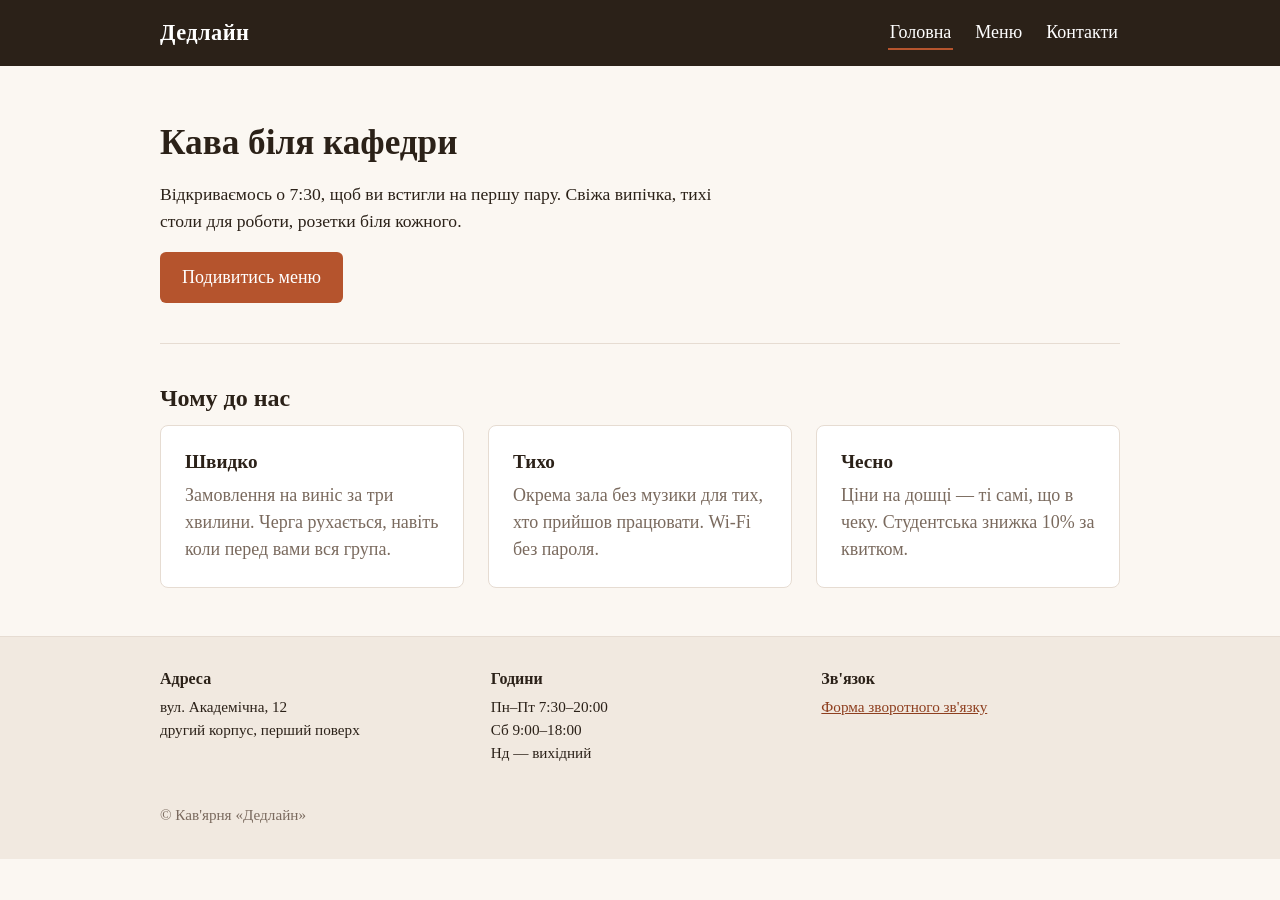
<file: index.html>
<!doctype html>
<html lang="uk">
<head>
  <meta charset="utf-8">
  <meta name="viewport" content="width=device-width, initial-scale=1">
  <title>Кав'ярня «Дедлайн» — головна</title>
  <link rel="stylesheet" href="style.css">
</head>
<body>
  <header class="site-header">
    <div class="header-inner">
      <a class="logo" href="index.html">Дедлайн</a>
      <nav class="nav" aria-label="Головна навігація">
        <ul>
          <li><a href="index.html" aria-current="page">Головна</a></li>
          <li><a href="menu.html">Меню</a></li>
          <li><a href="contacts.html">Контакти</a></li>
        </ul>
      </nav>
    </div>
  </header>

  <main>
    <section class="hero">
      <h1>Кава біля кафедри</h1>
      <p>Відкриваємось о 7:30, щоб ви встигли на першу пару. Свіжа випічка, тихі столи для роботи, розетки біля кожного.</p>
      <a class="btn" href="menu.html">Подивитись меню</a>
    </section>

    <section class="features" aria-labelledby="why">
      <h2 id="why">Чому до нас</h2>
      <div class="cards">
        <article class="card">
          <h3>Швидко</h3>
          <p>Замовлення на виніс за три хвилини. Черга рухається, навіть коли перед вами вся група.</p>
        </article>
        <article class="card">
          <h3>Тихо</h3>
          <p>Окрема зала без музики для тих, хто прийшов працювати. Wi-Fi без пароля.</p>
        </article>
        <article class="card">
          <h3>Чесно</h3>
          <p>Ціни на дошці — ті самі, що в чеку. Студентська знижка 10% за квитком.</p>
        </article>
      </div>
    </section>
  </main>

  <footer class="site-footer">
    <div class="footer-cols">
      <div>
        <h2>Адреса</h2>
        <p>вул. Академічна, 12<br>другий корпус, перший поверх</p>
      </div>
      <div>
        <h2>Години</h2>
        <p>Пн–Пт 7:30–20:00<br>Сб 9:00–18:00<br>Нд — вихідний</p>
      </div>
      <div>
        <h2>Зв'язок</h2>
        <p><a href="contacts.html">Форма зворотного зв'язку</a></p>
      </div>
    </div>
    <p class="copy">© Кав'ярня «Дедлайн»</p>
  </footer>
</body>
</html>
</file>
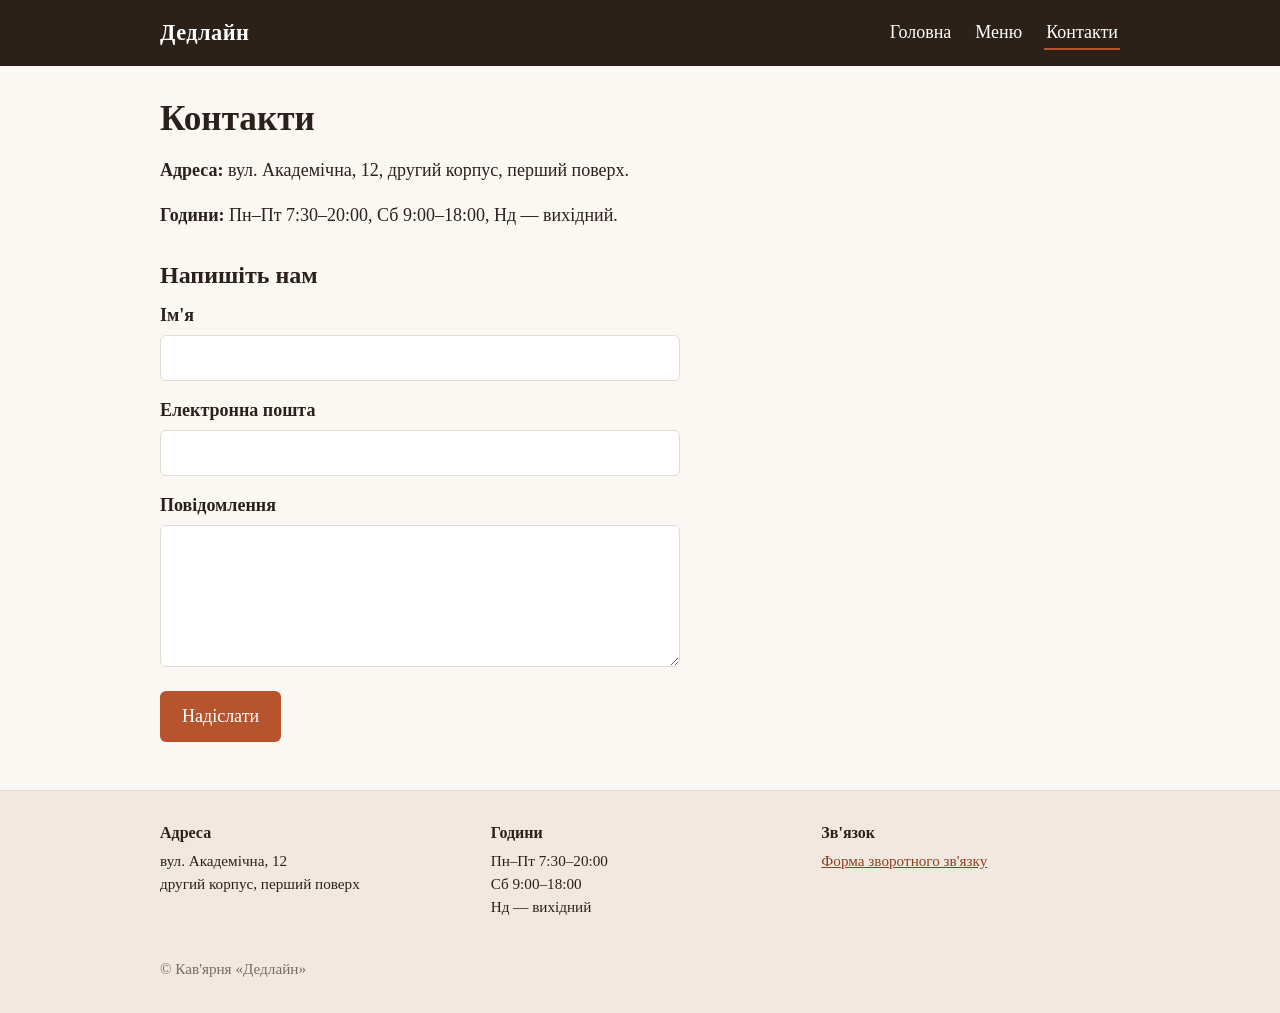
<file: contacts.html>
<!doctype html>
<html lang="uk">
<head>
  <meta charset="utf-8">
  <meta name="viewport" content="width=device-width, initial-scale=1">
  <title>Кав'ярня «Дедлайн» — контакти</title>
  <link rel="stylesheet" href="style.css">
</head>
<body>
  <header class="site-header">
    <div class="header-inner">
      <a class="logo" href="index.html">Дедлайн</a>
      <nav class="nav" aria-label="Головна навігація">
        <ul>
          <li><a href="index.html">Головна</a></li>
          <li><a href="menu.html">Меню</a></li>
          <li><a href="contacts.html" aria-current="page">Контакти</a></li>
        </ul>
      </nav>
    </div>
  </header>

  <main>
    <h1>Контакти</h1>
    <section class="contact-info">
      <p><strong>Адреса:</strong> вул. Академічна, 12, другий корпус, перший поверх.</p>
      <p><strong>Години:</strong> Пн–Пт 7:30–20:00, Сб 9:00–18:00, Нд — вихідний.</p>
    </section>

    <section class="contact-form" aria-labelledby="form-title">
      <h2 id="form-title">Напишіть нам</h2>
      <form action="#" method="post">
        <div class="field">
          <label for="name">Ім'я</label>
          <input id="name" name="name" type="text" required>
        </div>
        <div class="field">
          <label for="email">Електронна пошта</label>
          <input id="email" name="email" type="email" required>
        </div>
        <div class="field">
          <label for="message">Повідомлення</label>
          <textarea id="message" name="message" rows="5" required></textarea>
        </div>
        <button class="btn" type="submit">Надіслати</button>
      </form>
    </section>
  </main>

  <footer class="site-footer">
    <div class="footer-cols">
      <div>
        <h2>Адреса</h2>
        <p>вул. Академічна, 12<br>другий корпус, перший поверх</p>
      </div>
      <div>
        <h2>Години</h2>
        <p>Пн–Пт 7:30–20:00<br>Сб 9:00–18:00<br>Нд — вихідний</p>
      </div>
      <div>
        <h2>Зв'язок</h2>
        <p><a href="contacts.html">Форма зворотного зв'язку</a></p>
      </div>
    </div>
    <p class="copy">© Кав'ярня «Дедлайн»</p>
  </footer>
</body>
</html>
</file>
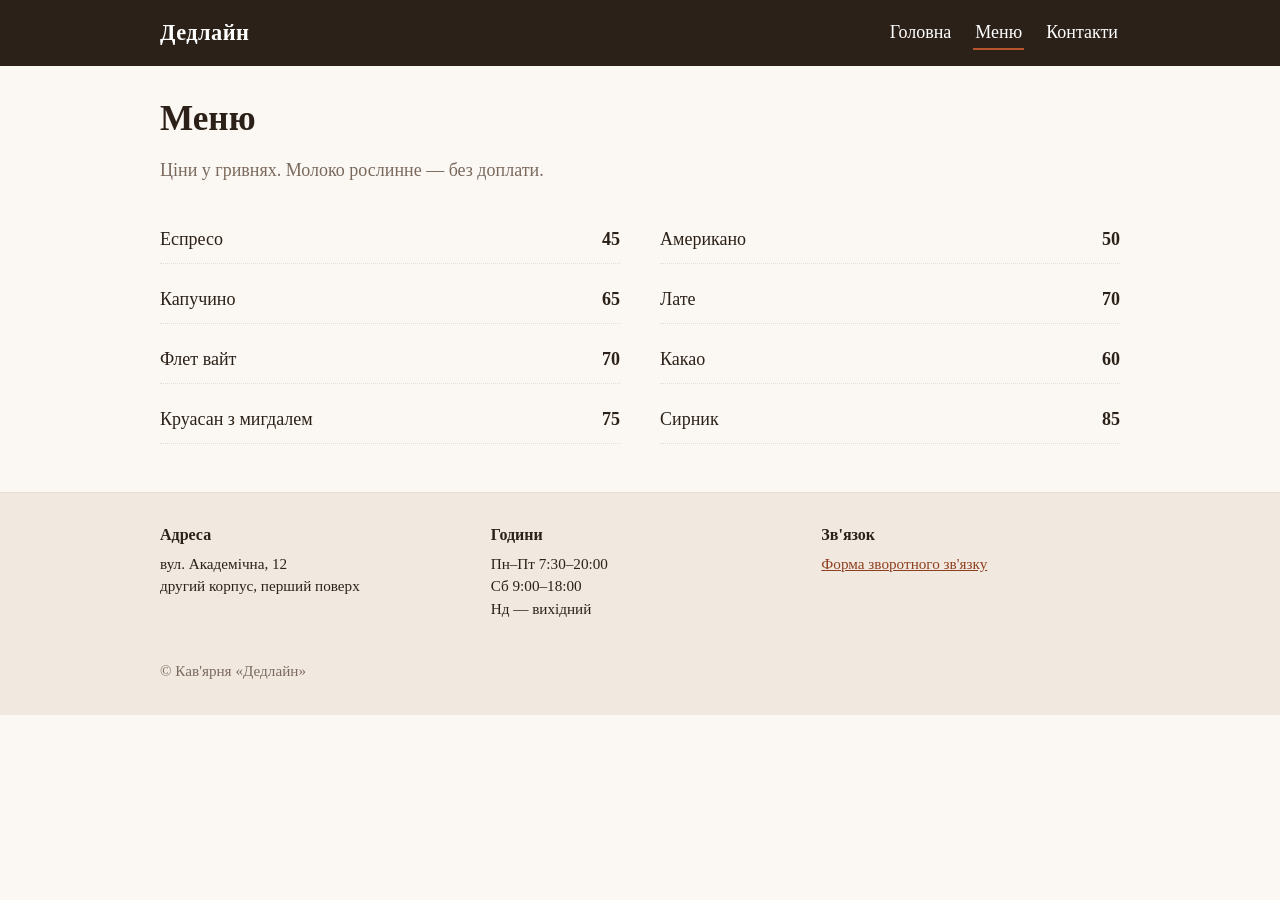
<file: menu.html>
<!doctype html>
<html lang="uk">
<head>
  <meta charset="utf-8">
  <meta name="viewport" content="width=device-width, initial-scale=1">
  <title>Кав'ярня «Дедлайн» — меню</title>
  <link rel="stylesheet" href="style.css">
</head>
<body>
  <header class="site-header">
    <div class="header-inner">
      <a class="logo" href="index.html">Дедлайн</a>
      <nav class="nav" aria-label="Головна навігація">
        <ul>
          <li><a href="index.html">Головна</a></li>
          <li><a href="menu.html" aria-current="page">Меню</a></li>
          <li><a href="contacts.html">Контакти</a></li>
        </ul>
      </nav>
    </div>
  </header>

  <main>
    <h1>Меню</h1>
    <p class="lead">Ціни у гривнях. Молоко рослинне — без доплати.</p>

    <section class="menu-grid" aria-label="Позиції меню">
      <div class="item"><span class="name">Еспресо</span><span class="price">45</span></div>
      <div class="item"><span class="name">Американо</span><span class="price">50</span></div>
      <div class="item"><span class="name">Капучино</span><span class="price">65</span></div>
      <div class="item"><span class="name">Лате</span><span class="price">70</span></div>
      <div class="item"><span class="name">Флет вайт</span><span class="price">70</span></div>
      <div class="item"><span class="name">Какао</span><span class="price">60</span></div>
      <div class="item"><span class="name">Круасан з мигдалем</span><span class="price">75</span></div>
      <div class="item"><span class="name">Сирник</span><span class="price">85</span></div>
    </section>
  </main>

  <footer class="site-footer">
    <div class="footer-cols">
      <div>
        <h2>Адреса</h2>
        <p>вул. Академічна, 12<br>другий корпус, перший поверх</p>
      </div>
      <div>
        <h2>Години</h2>
        <p>Пн–Пт 7:30–20:00<br>Сб 9:00–18:00<br>Нд — вихідний</p>
      </div>
      <div>
        <h2>Зв'язок</h2>
        <p><a href="contacts.html">Форма зворотного зв'язку</a></p>
      </div>
    </div>
    <p class="copy">© Кав'ярня «Дедлайн»</p>
  </footer>
</body>
</html>
</file>
<file: style.css>
/* Кав'ярня «Дедлайн» — стилі */

:root {
  --ink: #2b2118;
  --paper: #fbf7f2;
  --accent: #b5542d;
  --accent-dark: #8e3f1f;
  --muted: #7a6a5e;
  --line: #e6dcd2;
  --header: #2b2118;
}

body {
  margin: 0;
  font-family: Georgia, "Times New Roman", serif;
  font-size: 18px;
  line-height: 1.5;
  color: var(--ink);
  background: var(--paper);
}

h1, h2, h3 {
  line-height: 1.2;
  margin: 0 0 0.5em;
}

h1 { font-size: 2.2rem; }
h2 { font-size: 1.5rem; }
h3 { font-size: 1.2rem; }

p { margin: 0 0 1em; }

a { color: var(--accent-dark); }

main {
  max-width: 960px;
  margin: 0 auto;
  padding: 32px 20px 48px;
}

/* ---------- Шапка ---------- */

.site-header {
  background: var(--header);
  color: #fff;
}

.header-inner {
  max-width: 960px;
  margin: 0 auto;
  padding: 16px 20px;
  display: flex;
  align-items: center;
  justify-content: space-between;
  gap: 24px;
}

.logo {
  font-size: 1.4rem;
  font-weight: bold;
  color: #fff;
  text-decoration: none;
  letter-spacing: 0.02em;
}

.nav ul {
  list-style: none;
  margin: 0;
  padding: 0;
  display: flex;
  gap: 20px;
}

.nav a {
  color: #fff;
  text-decoration: none;
  padding: 6px 2px;
  border-bottom: 2px solid transparent;
}

.nav a[aria-current="page"] {
  border-bottom-color: var(--accent);
}

/* ---------- Головна ---------- */

.hero {
  padding: 24px 0 40px;
  border-bottom: 1px solid var(--line);
  margin-bottom: 40px;
}

.hero p {
  max-width: 560px;
  font-size: 1.1rem;
}

.btn {
  display: inline-block;
  background: var(--accent);
  color: #fff;
  text-decoration: none;
  padding: 12px 22px;
  border: 0;
  border-radius: 6px;
  font: inherit;
  cursor: pointer;
}

.btn:hover { background: var(--accent-dark); }

.cards {
  display: flex;
  gap: 24px;
}

.card {
  box-sizing: border-box;
  width: 100%;
  padding: 24px;
  background: #fff;
  border: 1px solid var(--line);
  border-radius: 8px;
}

.card p { margin: 0; color: var(--muted); }

/* ---------- Меню ---------- */

.lead { color: var(--muted); margin-bottom: 32px; }

.menu-grid {
  display: grid;
  grid-template-columns: 1fr 1fr;
  gap: 12px 40px;
}

.item {
  display: flex;
  align-items: baseline;
  gap: 8px;
  padding: 10px 0;
  border-bottom: 1px dotted var(--line);
}

.item .name { flex: 1; }

.item .price {
  margin-left: auto;
  font-weight: bold;
  white-space: nowrap;
}

/* ---------- Контакти ---------- */

.contact-info { margin-bottom: 32px; }

.contact-form { max-width: 520px; }

.field { margin-bottom: 16px; }

.field label {
  display: block;
  margin-bottom: 6px;
  font-weight: bold;
}

.field input,
.field textarea {
  box-sizing: border-box;
  width: 100%;
  padding: 10px 12px;
  font: inherit;
  font-size: 16px;
  border: 1px solid var(--line);
  border-radius: 6px;
  background: #fff;
}

/* ---------- Підвал ---------- */

.site-footer {
  background: #f1e9e0;
  border-top: 1px solid var(--line);
  padding: 32px 20px;
  font-size: 0.95rem;
}

.footer-cols {
  max-width: 960px;
  margin: 0 auto 24px;
  display: flex;
  gap: 32px;
}

.footer-cols > div { flex: 1; }

.footer-cols h2 { font-size: 1rem; }

.copy {
  max-width: 960px;
  margin: 0 auto;
  color: var(--muted);
}

/* ---------- Вузькі екрани ---------- */

@media (max-width: 600px) {
  .header-inner {
    flex-direction: column;
    align-items: flex-start;
    gap: 12px;
  }

  .cards {
    display: grid;
    grid-template-columns: 1fr;
  }

  .menu-grid {
    grid-template-columns: 1fr;
  }

  .footer-cols {
    flex-direction: column;
    gap: 16px;
  }

  h1 { font-size: 1.7rem; }
}
</file>
